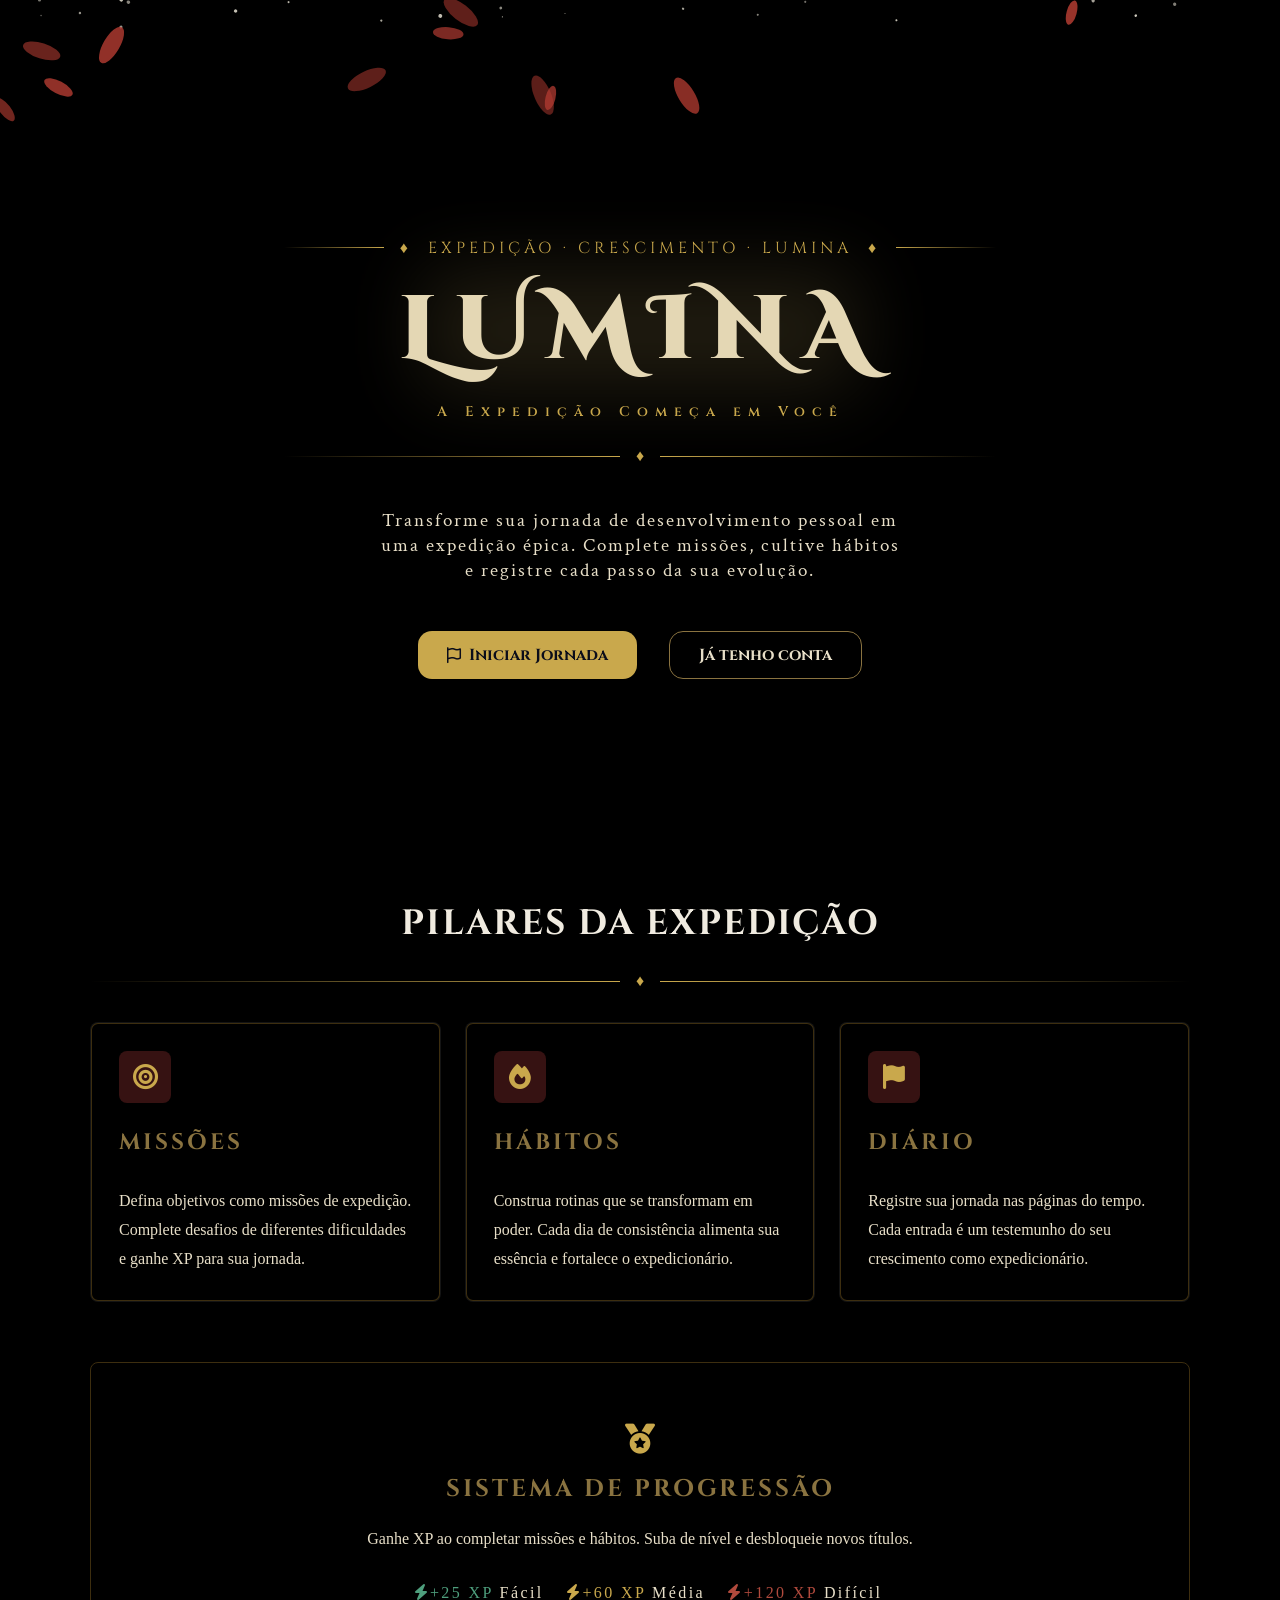
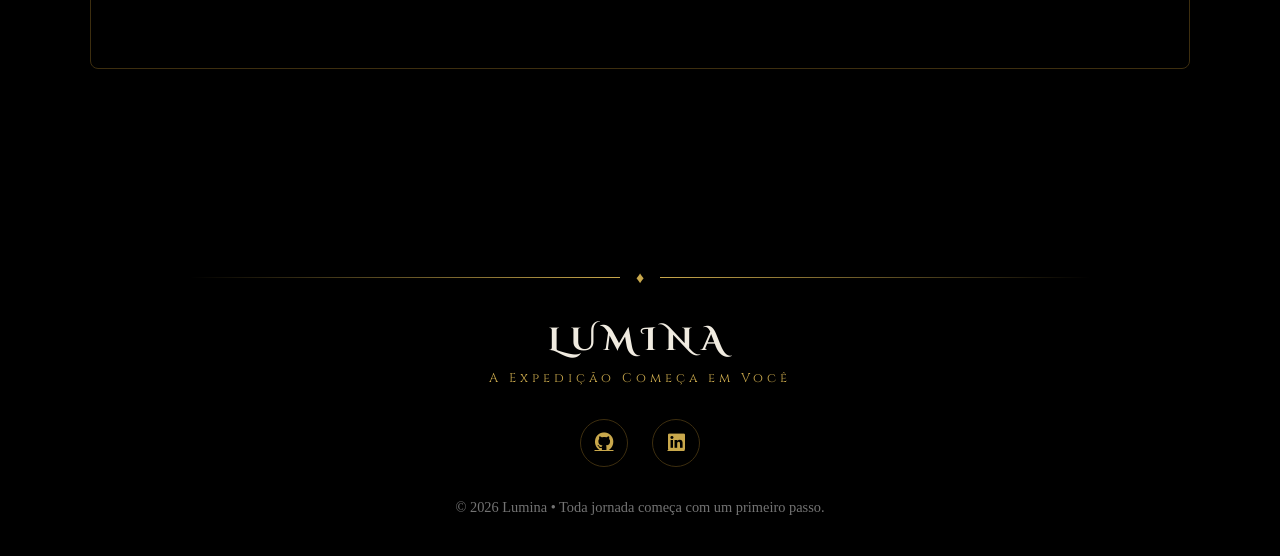
<file: index.html>
<!doctype html>
<html lang="pt-BR">
  <head>
    <meta charset="UTF-8" />
    <meta name="viewport" content="width=device-width, initial-scale=1.0" />
    <title>Lumina</title>
    <link
      rel="stylesheet"
      href="https://cdnjs.cloudflare.com/ajax/libs/font-awesome/6.7.2/css/all.min.css"
    />
    <link rel="icon" type="image/svg+xml" href="assets/icon/favicon (2).svg" />
    <link rel="stylesheet" href="css/global.css" />
    <link rel="stylesheet" href="css/landing.css" />
    <link rel="stylesheet" href="css/footer.css" />
  </head>
  <body>
    <!-- ==== PETALAS E POEIRA DE FUNDO ==== -->
    <canvas id="particleCanvas"></canvas>

    <!-- ==== COMEÇO DA LAND PAGE ==== -->
    <main>
      <!-- ==== TÍTULO E HERO ==== -->
      <section class="landing">
        <div class="landing__hero">
          <header class="landing__eyebrow">
            <div class="eyebrow-line"></div>
            <span>♦</span>
            <span>EXPEDIÇÃO · CRESCIMENTO · LUMINA</span>
            <span>♦</span>
            <div class="eyebrow-line"></div>
          </header>
          <h1 class="landing__title">LUMINA</h1>
          <p class="landing__subtitle">A Expedição Começa em Você</p>
          <div class="landing__divider">
            <div class="divider-line"></div>
            <span class="landing__diamond">♦</span>
            <div class="divider-line"></div>
          </div>
          <p class="landing__description">
            Transforme sua jornada de desenvolvimento pessoal em uma expedição
            épica. Complete missões, cultive hábitos e registre cada passo da
            sua evolução.
          </p>
        </div>
        <!-- ==== BOTÕES DE AÇÃO ==== -->
        <div class="landing__cta">
          <a href="pages/register.html" class="btn btn--primary"
            ><i class="fa-regular fa-flag"></i> Iniciar Jornada</a
          >
          <a href="pages/login.html" class="btn btn--ghost">Já tenho conta</a>
        </div>
      </section>

      <!-- ==== SEÇÃO SOBRE ==== -->
      <section class="about">
        <div class="about-container">
          <!-- ==== TITULO ==== -->
          <div class="about-title">
            <h1>Pilares da Expedição</h1>
          </div>

          <!-- ==== LINHA ===== -->
          <div class="landing__divider">
            <div class="divider-line"></div>
            <span class="landing__diamond">♦</span>
            <div class="divider-line"></div>
          </div>

          <!-- ==== CARDS ==== -->
          <div class="about-cards">
            <div class="card card-1">
              <div class="card-icon">
                <i
                  class="fa-solid fa-bullseye"
                  style="color: rgb(201, 168, 76)"
                ></i>
              </div>
              <h2>MISSÕES</h2>
              <p>
                Defina objetivos como missões de expedição. Complete desafios de
                diferentes dificuldades e ganhe XP para sua jornada.
              </p>
            </div>

            <div class="card card-2">
              <div class="card-icon">
                <i
                  class="fa-solid fa-fire"
                  style="color: rgb(201, 168, 76)"
                ></i>
              </div>
              <h2>HÁBITOS</h2>
              <p>
                Construa rotinas que se transformam em poder. Cada dia de
                consistência alimenta sua essência e fortalece o expedicionário.
              </p>
            </div>

            <div class="card card-3">
              <div class="card-icon">
                <i
                  class="fa-solid fa-flag"
                  style="color: rgb(201, 168, 76)"
                ></i>
              </div>
              <h2>DIÁRIO</h2>
              <p>
                Registre sua jornada nas páginas do tempo. Cada entrada é um
                testemunho do seu crescimento como expedicionário.
              </p>
            </div>
          </div>

          <!-- ==== PROGRESSÃO ==== -->
          <!-- ==== PROGRESSÃO ==== -->
          <div class="about-description">
            <div class="description-icon">
              <i class="fa-solid fa-medal" style="color: rgb(201, 168, 76)"></i>
            </div>

            <h2>SISTEMA DE PROGRESSÃO</h2>

            <p>
              Ganhe XP ao completar missões e hábitos. Suba de nível e
              desbloqueie novos títulos.
            </p>

            <p class="xp">
              <span class="facil"><i class="fa-solid fa-bolt"></i>+25 XP</span>
              Fácil
              <span class="medio"><i class="fa-solid fa-bolt"></i>+60 XP</span>
              Média
              <span class="dificil"
                ><i class="fa-solid fa-bolt"></i>+120 XP</span
              >
              Difícil
            </p>
          </div>
        </div>
      </section>
    </main>

    <footer class="footer">
      <div class="footer-divider">
        <div class="divider-line"></div>
        <span class="landing__diamond">♦</span>
        <div class="divider-line"></div>
      </div>

      <div class="footer-logo">
        <h2>LUMINA</h2>
        <p>A Expedição Começa em Você</p>
      </div>

      <div class="footer-social">
        <a href="https://github.com/DevDavidFernandes" target="_blank"
          ><i class="fa-brands fa-github"></i
        ></a>
        <a href="www.linkedin.com/in/davidfernandesramos" target="_blank"
          ><i class="fa-brands fa-linkedin"></i
        ></a>
      </div>

      <p class="footer-copyright">
        © 2026 Lumina • Toda jornada começa com um primeiro passo.
      </p>
    </footer>
    <script src="js/particles.js"></script>
  </body>
</html>
</file>
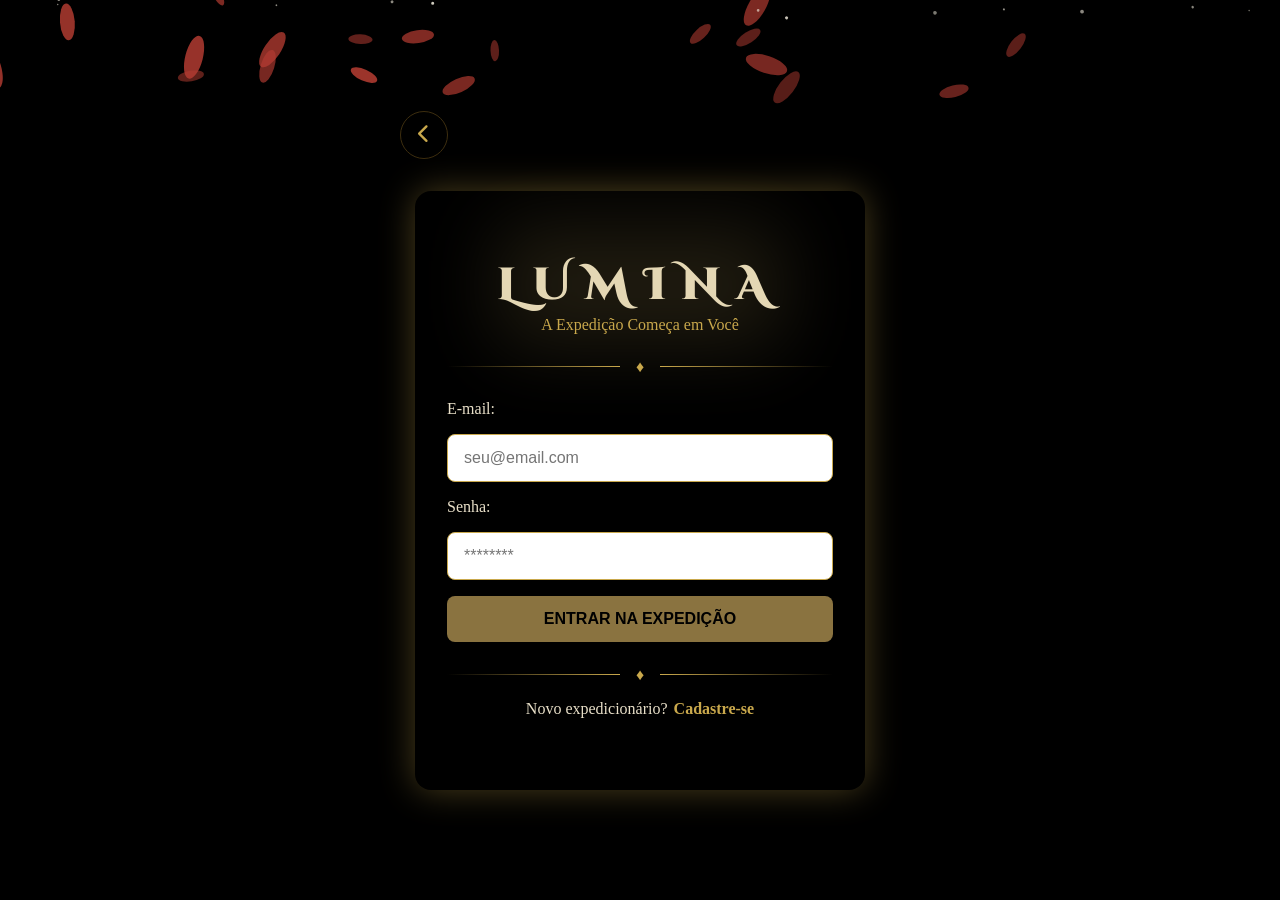
<file: pages/login.html>
<!doctype html>
<html lang="pt-BR">
  <head>
    <meta charset="UTF-8" />
    <meta name="viewport" content="width=device-width, initial-scale=1.0" />
    <title>Lumina</title>
    <link
      rel="stylesheet"
      href="https://cdnjs.cloudflare.com/ajax/libs/font-awesome/6.7.2/css/all.min.css"
    />
    <link
      rel="icon"
      type="image/svg+xml"
      href="../assets/icon/favicon (2).svg"
    />
    <link rel="stylesheet" href="../css/global.css" />
    <link rel="stylesheet" href="../css/login.css" />
  </head>
  <body>
    <!-- ================= -->
    <!-- ==== Petalas ==== -->

    <canvas id="particleCanvas"></canvas>

    <main>
      <section class="login">
        <!-- ==== BOTÃO VOLTAR ==== -->
        <div class="login-wrapper">
          <a href="../index.html" class="btn-back"
            ><i class="fa-solid fa-chevron-left"></i
          ></a>
          <div class="login-card">
            <!-- ==== CARD VOLTAR ==== -->
            <h1>LUMINA</h1>
            <p>A Expedição Começa em Você</p>
            <div class="divider">
              <div class="divider-line"></div>
              <span class="divider-diamond">♦</span>
              <div class="divider-line"></div>
            </div>
            <!-- ==== FORMULÁRIO ==== -->
            <form action="">
              <label for="email">E-mail:</label>
              <input type="email" id="email" placeholder="seu@email.com" />
              <label for="password">Senha:</label>
              <input type="password" id="password" placeholder="********" />
              <button>ENTRAR NA EXPEDIÇÃO</button>
            </form>
            <div class="divider">
              <div class="divider-line"></div>
              <span class="divider-diamond">♦</span>
              <div class="divider-line"></div>
            </div>
            <!-- ==== CADASTRO ==== -->
            <p>Novo expedicionário?<a href="register.html">Cadastre-se</a></p>
          </div>
        </div>
      </section>
    </main>

    <script src="../js/particles.js"></script>
  </body>
</html>
</file>
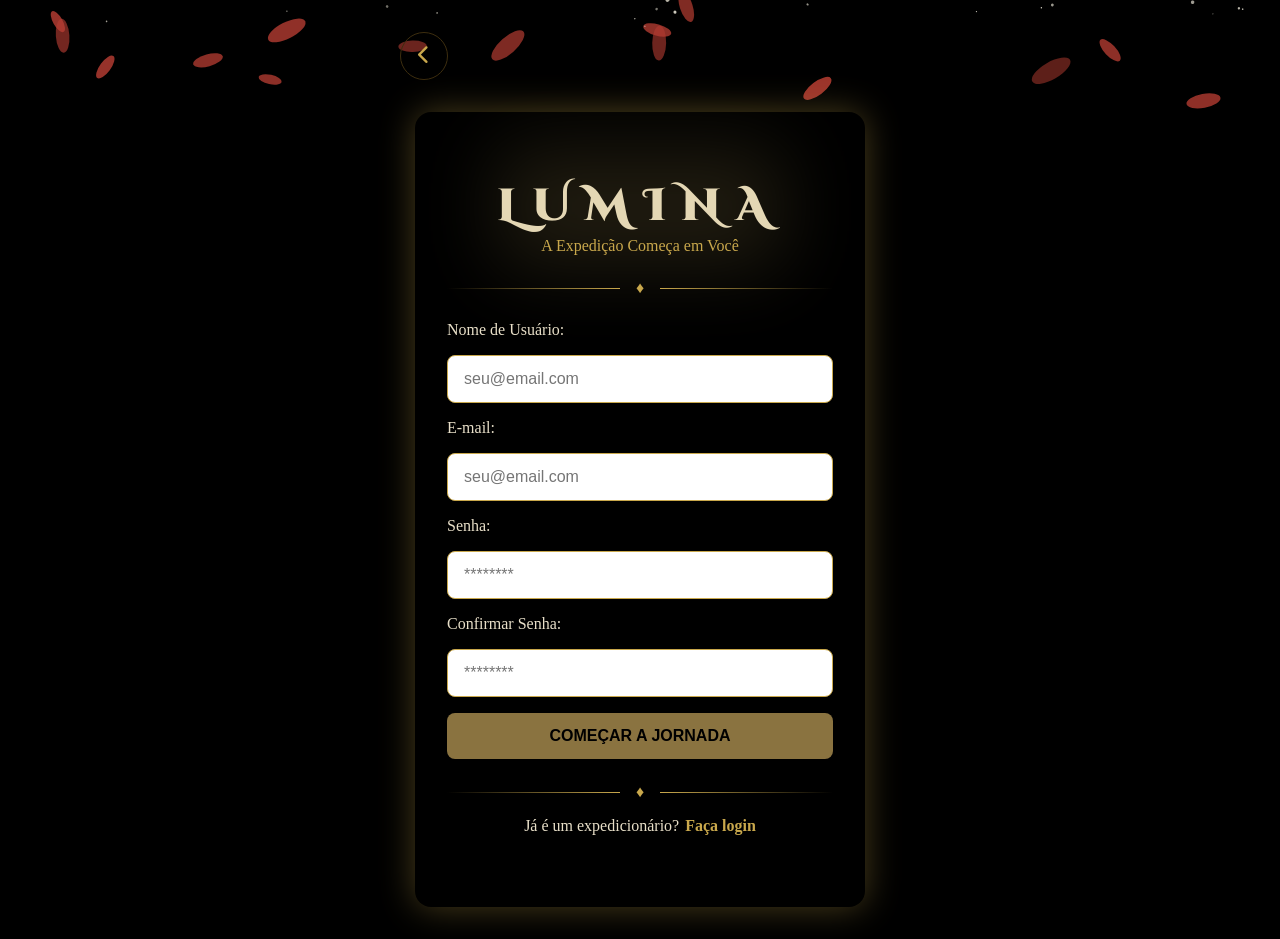
<file: pages/register.html>
<!doctype html>
<html lang="pt-BR">
  <head>
    <meta charset="UTF-8" />
    <meta name="viewport" content="width=device-width, initial-scale=1.0" />
    <title>Lumina</title>
    <link
      rel="stylesheet"
      href="https://cdnjs.cloudflare.com/ajax/libs/font-awesome/6.7.2/css/all.min.css"
    />
    <link
      rel="icon"
      type="image/svg+xml"
      href="../assets/icon/favicon (2).svg"
    />
    <link rel="stylesheet" href="../css/global.css" />
    <link rel="stylesheet" href="../css/register.css" />
  </head>
  <body>
    <!-- ================= -->
    <!-- ==== Petalas ==== -->

    <canvas id="particleCanvas"></canvas>

    <main>
      <section class="register">
        <!-- ==== BOTÃO VOLTAR ==== -->
        <div class="register-wrapper">
          <a href="../index.html" class="btn-back"
            ><i class="fa-solid fa-chevron-left"></i
          ></a>
          <div class="register-card">
            <!-- ==== CARD VOLTAR ==== -->
            <h1>LUMINA</h1>
            <p>A Expedição Começa em Você</p>
            <div class="divider">
              <div class="divider-line"></div>
              <span class="divider-diamond">♦</span>
              <div class="divider-line"></div>
            </div>
            <!-- ==== FORMULÁRIO ==== -->
            <form action="">
              <label for="nome">Nome de Usuário:</label>
              <input type="name" id="name" placeholder="seu@email.com" />
              <label for="email">E-mail:</label>
              <input type="email" id="email" placeholder="seu@email.com" />
              <label for="password">Senha:</label>
              <input type="password" id="password" placeholder="********" />
              <label for="password">Confirmar Senha:</label>
              <input type="password" id="password" placeholder="********" />
              <button>COMEÇAR A JORNADA</button>
            </form>
            <div class="divider">
              <div class="divider-line"></div>
              <span class="divider-diamond">♦</span>
              <div class="divider-line"></div>
            </div>
            <!-- ==== CADASTRO ==== -->
            <p>Já é um expedicionário?<a href="register.html">Faça login</a></p>
          </div>
        </div>
      </section>
    </main>

    <script src="../js/particles.js"></script>
  </body>
</html>
</file>
<file: css/global.css>
@import url("https://fonts.googleapis.com/css2?family=JetBrains+Mono:ital,wght@0,100..800;1,100..800&display=swap");
@import url("https://fonts.googleapis.com/css2?family=Crimson+Text:ital,wght@0,400;0,600;0,700;1,400;1,600;1,700&family=JetBrains+Mono:ital,wght@0,100..800;1,100..800&display=swap");
@import url("https://fonts.googleapis.com/css2?family=Cinzel:wght@400..900&family=Crimson+Text:ital,wght@0,400;0,600;0,700;1,400;1,600;1,700&family=JetBrains+Mono:ital,wght@0,100..800;1,100..800&display=swap");
@import url("https://fonts.googleapis.com/css2?family=Cinzel+Decorative:wght@400;700;900&family=Cinzel:wght@400..900&family=Crimson+Text:ital,wght@0,400;0,600;0,700;1,400;1,600;1,700&family=JetBrains+Mono:ital,wght@0,100..800;1,100..800&display=swap");

* {
  margin: 0;
  padding: 0;
  box-sizing: border-box;
}

body {
  font-family: var(--font-main);
  background: black;
  color: var(--text-main);
  min-height: 100vh;
  caret-color: transparent;
}

h1,
h2,
h3 {
  font-family: "Cinzel", serif;
  color: var(--white-ink);
  letter-spacing: 3px;
}

:root {
  /* ===== FUNDO ===== */
  --bg-void: #05060f;
  --bg-deep: #0b0d1a;
  --bg-surface: #12142a; /* cards, painéis */
  --bg-elevated: #1c1a2e; /* modais, dropdowns */

  /* ===== OURO (clair-obscur) ===== */
  --gold-primary: #c9a84c; /* ações principais */
  --gold-soft: #d4b86a; /* hover, destaque suave */
  --gold-dark: #3d2e0f; /* fundo de botão escuro */
  --gold-muted: #8a7340; /* divisores, ícones */
  /* ===== TEXTO ===== */
  --white-ink: #f0ebe0; /* título principal */
  --text-main: #e8dfc8; /* texto corrido */
  --text-muted: #7a7570; /* legendas, hints */
  --text-dark: #4a4640; /* placeholder */

  /* ===== AZUL (accents) ===== */
  --blue-pictos: #7b9fc7; /* focus, info */
  --blue-glow: rgba(123, 159, 199, 0.25);

  /* ===== GLOWS ===== */
  --glow-gold: 0 0 20px rgba(201, 168, 76, 0.3);
  --glow-blue: 0 0 18px rgba(123, 159, 199, 0.25);
  --red-glow: rgba(180, 60, 60, 0.3);
}
</file>
<file: css/landing.css>
/* ====================== */
/* ==== HERO SECTION ==== */

.landing {
  min-height: 100vh;
  display: flex;
  flex-direction: column;
  justify-content: center;
  align-items: center;
}

/* ==== PRIMEIRA LINHA ==== */

.landing__eyebrow {
  display: flex;
  align-items: center;
  justify-content: center;
  gap: 1rem;
  color: var(--gold-primary);
  font-family: "Cinzel";
  letter-spacing: 4px;
}

.eyebrow-line {
  width: 100px;
  height: 1px;
  background: linear-gradient(to right, transparent, rgba(201, 168, 76, 1));
}

.eyebrow-line:last-child {
  background: linear-gradient(to left, transparent, rgba(201, 168, 76, 1));
}

.landing__hero {
  display: flex;
  flex-direction: column;
  align-items: center;
  gap: 0.7rem;
  margin: 1rem;
}

/* ==== TITULO ==== */

.landing__title {
  position: relative;
  width: auto;
  max-width: 90vw;
  font-family: "Cinzel Decorative";
  color: #e4d7b4;
  font-weight: 900;
  letter-spacing: 15px;
  font-size: clamp(48px, 10vw, 90px);
  display: flex;
  justify-content: center;
  background: none;
}

.landing__title::before {
  content: "";
  position: absolute;
  left: 50%;
  top: 50%;
  width: 90%;
  height: 120px;
  transform: translate(-50%, -50%);
  background: #d4b86a;
  filter: blur(40px);
  opacity: 0.15;
  z-index: -1;
}

/* ==== SUBTITULO ==== */

.landing__subtitle {
  font-family: "Cinzel";
  color: var(--gold-primary);
  font-weight: 600;
  font-size: 14px;
  letter-spacing: 7px;
  padding-bottom: 15px;
}

/* ==== LINHA COM DIAMANTE ==== */

.landing__diamond {
  color: var(--gold-primary);
}

.landing__divider {
  display: flex;
  align-items: center;
  gap: 1rem;
  width: 100%;
}

.about .landing__divider {
  margin-bottom: 2rem;
}

.divider-line {
  flex: 1;
  height: 1px;

  background: linear-gradient(
    to right,
    transparent,
    rgba(201, 168, 76, 0.5),
    rgba(201, 168, 76, 1)
  );
}

.divider-line:last-child {
  background: linear-gradient(
    to left,
    transparent,
    rgba(201, 168, 76, 0.5),
    rgba(201, 168, 76, 1)
  );
}

/* ==== Descrição ==== */

.landing__description {
  font-family: "Crimson Text";
  font-size: 19px;
  letter-spacing: 2px;
  text-align: center;
  margin-top: 2rem;
  max-width: 520px;
  width: 90%;
}

/* ================= */
/* ==== PETALAS ==== */

#particleCanvas {
  position: fixed;
  top: 0;
  left: 0;
  width: 100%;
  height: 100%;
  z-index: 0;
  pointer-events: none;
}
/* ======================== */
/* ==== BOTÕES DE AÇÃO ==== */

.landing__cta {
  display: flex;
  gap: 2rem;
  margin-top: 2rem;
  flex-wrap: wrap;
  justify-content: center;
  font-family: "Cinzel";
  font-weight: 900;
}

.btn {
  text-decoration: none;
  padding: 0.75rem 1.8rem;
  border-radius: 14px;
  font-weight: 700;
  font-family: inherit;
  cursor: pointer;
  transition: all 0.35s ease;
  display: inline-flex;
  align-items: center;
  border: none;
}

.btn.btn--primary {
  background: var(--gold-primary);
  color: #0b0d1a;
}

.btn.btn--primary i{
  margin-right: 0.5rem;
}

.btn.btn--ghost {
  background: transparent;
  border: 1px solid var(--gold-muted);
  color: var(--text-main);
}

.btn.btn--primary:hover {
  background: var(--gold-soft);
  transform: translateY(-2px);
  box-shadow: var(--glow-gold);
}

.btn.btn--ghost:hover {
  border-color: var(--gold-primary);
  color: var(--gold-primary);
  transform: translateY(-2px);
}

/* ===================== */
/* ==== SEÇÃO SOBRE ==== */

.about {
  padding-bottom: 120px;
}

.about-container {
  max-width: 1100px;
  margin: 0 auto;
}

.about-title {
  text-align: center;
  margin-bottom: 25px;
}

.about-title h1 {
  color: var(--white-ink);
  font-size: 2.2rem;
  font-family: "Cinzel", serif;
  text-transform: uppercase;
  letter-spacing: 2px;
}

.about-cards {
  display: grid;
  grid-template-columns: repeat(3, 1fr);
  gap: 24px;
  margin-bottom: 60px;
}

.card {
  background: black;
  border: 1px solid rgba(255, 255, 255, 0.08);
  border-radius: 8px;
  box-shadow: inset 0 0 0 1px var(--gold-dark);
  padding: 28px;
  min-height: 220px;
  display: flex;
  flex-direction: column;
  transition: 0.3s;
}

.card:hover {
  transition: 0.3s;
  transform: translateY(-5px);
  border-color: var(--gold-primary);
  transform: translateY(-4px);
}

.card-icon {
  width: 52px;
  height: 52px;
  display: flex;
  justify-content: center;
  align-items: center;
  background: var(--red-glow);
  border-radius: 8px;
  margin-bottom: 24px;
}

.card-icon i {
  font-size: 25px;
  color: var(--gold-primary);
}
.card h2 {
  color: var(--gold-muted);
  font-family: "Cinzel", serif;
  font-size: 1.4rem;
  margin-bottom: 20px;
}

.card p {
  margin-top: 10px;
  color: var(--text-main);
  line-height: 1.8;
}

@media (max-width: 900px) {
  .about-cards {
    grid-template-columns: 1fr;
  }

  .about-description {
    padding: 35px 25px;
  }

  .about-title h1 {
    font-size: 1.8rem;
  }
}

.about-description {
  background: black;
  border: 1px solid var(--gold-dark);
  border-radius: 8px;
  padding: 60px 40px;
  display: flex;
  flex-direction: column;
  align-items: center;
  justify-content: center;
  text-align: center;
  transition: 0.3s;
}

.about-description:hover {
  transition: 0.3s;
  transform: translateY(-5px);
  border-color: var(--gold-primary);
  transform: translateY(-4px);
  box-shadow:
    inset 0 0 0 1px rgba(255, 255, 255, 0.03),
    0 0 30px rgba(201, 168, 76, 0.08);
}

.about-description h2 {
  color: var(--gold-muted);
  font-family: "Cinzel", serif;
  margin-bottom: 20px;
}

.about-description p {
  color: var(--text-main);
  line-height: 1.8;
}

.description-icon {
  justify-content: center;
  align-items: center;
  font-size: 30px;
  margin-bottom: 1rem;
}

.xp {
  margin-top: 25px;
  letter-spacing: 0.15rem;
}

.xp .facil {
  color: #4E9F7D;
  margin-left: 1rem;
}

.xp .medio {
  color: #C9A84C;
  margin-left: 1rem;
}

.xp .dificil {
  color: #B14A3D;
  margin-left: 1rem;
}
</file>
<file: css/footer.css>
/* ===================== */
/* ===== FOOTER ======== */

.footer {
  padding: 80px 20px 40px;
  display: flex;
  flex-direction: column;
  align-items: center;
  gap: 2rem;
  text-align: center;
}

.footer-divider {
  display: flex;
  align-items: center;
  gap: 1rem;
  width: min(900px, 90%);
}

.footer-logo h2 {
  font-family: "Cinzel Decorative";
  font-size: 2rem;
  letter-spacing: 8px;
  color: var(--white-ink);
}

.footer-logo p {
  color: var(--gold-primary);
  font-family: "Cinzel";
  letter-spacing: 4px;
  font-size: 0.8rem;
  margin-top: 0.5rem;
}

.footer-links {
  display: flex;
  gap: 2rem;
  flex-wrap: wrap;
}

.footer-links a {
  text-decoration: none;
  color: var(--text-main);
  font-family: "Cinzel";
  transition: 0.3s;
}

.footer-links a:hover {
  color: var(--gold-primary);
}

.footer-social {
  display: flex;
  gap: 1.5rem;
}

.footer-social a {
  width: 48px;
  height: 48px;
  display: flex;
  justify-content: center;
  align-items: center;
  border-radius: 50%;
  border: 1px solid var(--gold-dark);
  color: var(--gold-primary);
  font-size: 1.2rem;
  transition: 0.3s;
}

.footer-social a:hover {
  transform: translateY(-3px);
  border-color: var(--gold-primary);
  box-shadow: 0 0 15px rgba(201, 168, 76, 0.15);
}

.footer-copyright {
  color: rgba(255,255,255,0.45);
  font-size: 0.9rem;
}
</file>
<file: css/login.css>
/* ===== CONTAINER PRINCIPAL ===== */

.login {
  min-height: 100vh;
  display: flex;
  justify-content: center;
  align-items: center;
  position: relative;
  padding: 2rem;
}

/* ===== BOTÃO VOLTAR ===== */

.btn-back {
  text-decoration: none;
  align-self: flex-start;
  width: 48px;
  height: 48px;
  display: flex;
  justify-content: center;
  align-items: center;
  border-radius: 50%;
  border: 1px solid var(--gold-dark);
  color: var(--gold-primary);
  font-size: 1.2rem;
  transition: all 0.3s ease;
  margin-bottom: 2rem;
}

.btn-back:hover {
  transform: translateX(-4px);
  border-color: var(--gold-primary);
}

/* ===== CARD ===== */

.login-wrapper {
  display: flex;
  flex-direction: column;
  width: 100%;
  max-width: 480px;
  align-items: center;
  justify-content: center;
}

.login-card {
  width: 100%;
  max-width: 450px;
  display: flex;
  flex-direction: column;
  align-items: center;
  padding: 3rem 2rem;
  border-radius: 16px;
  text-align: center;
  transition: 0.3s;
  box-shadow: 0 0 35px #c9a84c5e;
}

/* ===== TÍTULO ===== */

.login-card h1 {
  position: relative;
  width: auto;
  max-width: 90vw;
  font-family: "Cinzel Decorative";
  color: #e4d7b4;
  font-weight: 900;
  letter-spacing: 15px;
  font-size: clamp(24px, 5vw, 45px);
  display: flex;
  justify-content: center;
  background: none;
  margin-top: 1rem;
}

.login-card h1::before {
  content: "";
  position: absolute;
  left: 50%;
  top: 50%;
  width: 100%;
  height: 120px;
  transform: translate(-50%, -50%);
  background: #d4b86a;
  filter: blur(40px);
  opacity: 0.15;
  z-index: -1;
}

.login-card > p {
  margin-bottom: 1.5rem;
  color: var(--gold-primary);
}

/* ===== FORM ===== */

.login-card form {
  width: 100%;
  display: flex;
  flex-direction: column;
  gap: 1rem;
  margin: 1.5rem 0;
}

.login-card input {
  width: 100%;
  padding: 14px 16px;
  border: 1px solid var(--gold-primary);
  border-radius: 8px;
  font-size: 1rem;
}

.login-card label {
  font-size: 1rem;
  display: flex;
  align-items: flex-start;
  color: var(--text-main);
}

.login-card button {
  background-color: var(--gold-muted);
  padding: 14px;
  border: none;
  border-radius: 8px;
  cursor: pointer;
  font-size: 1rem;
  font-weight: 600;
  transition: 0.3s;
}

.login-card button:hover {
  background-color: var(--gold-primary);
  transform: translateY(-4px);
}

input,
textarea {
  caret-color: auto;
}

/* ===== CADASTRO ===== */

.login-card p:last-child {
  color: var(--text-main);
  margin-top: 1rem;
}

.login-card p:last-child a {
  display: inline-block;
  color: var(--gold-primary);
  margin-left: 6px;
  text-decoration: none;
  font-weight: 600;
  transition:
    transform 0.3s,
    font-size 0.3s;
}

.login-card p a:hover {
  transform: translateX(5px);
  font-size: 1.3rem;
}

/* ============================= */
/* ==== DIVISORES E PETALAS ==== */

.divider-diamond {
  color: var(--gold-primary);
}

.divider {
  display: flex;
  align-items: center;
  gap: 1rem;
  width: 100%;
}

.divider-line {
  flex: 1;
  height: 1px;

  background: linear-gradient(
    to right,
    transparent,
    rgba(201, 168, 76, 0.5),
    rgba(201, 168, 76, 1)
  );
}

.divider-line:last-child {
  background: linear-gradient(
    to left,
    transparent,
    rgba(201, 168, 76, 0.5),
    rgba(201, 168, 76, 1)
  );
}

#particleCanvas {
  position: fixed;
  top: 0;
  left: 0;
  width: 100%;
  height: 100%;
  z-index: 0;
  pointer-events: none;
}
</file>
<file: css/register.css>
/* ===== CONTAINER PRINCIPAL ===== */

.register {
  min-height: 100vh;
  display: flex;
  justify-content: center;
  align-items: center;
  position: relative;
  padding: 2rem;
}

/* ===== BOTÃO VOLTAR ===== */

.btn-back {
  text-decoration: none;
  align-self: flex-start;
  width: 48px;
  height: 48px;
  display: flex;
  justify-content: center;
  align-items: center;
  border-radius: 50%;
  border: 1px solid var(--gold-dark);
  color: var(--gold-primary);
  font-size: 1.2rem;
  transition: all 0.3s ease;
  margin-bottom: 2rem;
}

.btn-back:hover {
  transform: translateX(-4px);
  border-color: var(--gold-primary);
}

/* ===== CARD ===== */

.register-wrapper {
  display: flex;
  flex-direction: column;
  width: 100%;
  max-width: 480px;
  align-items: center;
  justify-content: center;
}

.register-card {
  width: 100%;
  max-width: 450px;
  display: flex;
  flex-direction: column;
  align-items: center;
  padding: 3rem 2rem;
  border-radius: 16px;
  text-align: center;
  transition: 0.3s;
  box-shadow: 0 0 35px #c9a84c5e;
}

/* ===== TÍTULO ===== */

.register-card h1 {
  position: relative;
  width: auto;
  max-width: 90vw;
  font-family: "Cinzel Decorative";
  color: #e4d7b4;
  font-weight: 900;
  letter-spacing: 15px;
  font-size: clamp(24px, 5vw, 45px);
  display: flex;
  justify-content: center;
  background: none;
  margin-top: 1rem;
}

.register-card h1::before {
  content: "";
  position: absolute;
  left: 50%;
  top: 50%;
  width: 100%;
  height: 120px;
  transform: translate(-50%, -50%);
  background: #d4b86a;
  filter: blur(40px);
  opacity: 0.15;
  z-index: -1;
}

.register-card > p {
  margin-bottom: 1.5rem;
  color: var(--gold-primary);
}

/* ===== FORM ===== */

.register-card form {
  width: 100%;
  display: flex;
  flex-direction: column;
  gap: 1rem;
  margin: 1.5rem 0;
}

.register-card input {
  width: 100%;
  padding: 14px 16px;
  border: 1px solid var(--gold-primary);
  border-radius: 8px;
  font-size: 1rem;
}

.register-card label {
  font-size: 1rem;
  display: flex;
  align-items: flex-start;
  color: var(--text-main);
}

.register-card button {
  background-color: var(--gold-muted);
  padding: 14px;
  border: none;
  border-radius: 8px;
  cursor: pointer;
  font-size: 1rem;
  font-weight: 600;
  transition: 0.3s;
}

.register-card button:hover {
  background-color: var(--gold-primary);
  transform: translateY(-4px);
}

input,
textarea {
  caret-color: auto;
}

/* ===== CADASTRO ===== */

.register-card p:last-child {
  color: var(--text-main);
  margin-top: 1rem;
}

.register-card p:last-child a {
  display: inline-block;
  color: var(--gold-primary);
  margin-left: 6px;
  text-decoration: none;
  font-weight: 600;
  transition:
    transform 0.3s,
    font-size 0.3s;
}

.register-card p a:hover {
  transform: translateX(5px);
  font-size: 1.3rem;
}

/* ============================= */
/* ==== DIVISORES E PETALAS ==== */

.divider-diamond {
  color: var(--gold-primary);
}

.divider {
  display: flex;
  align-items: center;
  gap: 1rem;
  width: 100%;
}

.divider-line {
  flex: 1;
  height: 1px;

  background: linear-gradient(
    to right,
    transparent,
    rgba(201, 168, 76, 0.5),
    rgba(201, 168, 76, 1)
  );
}

.divider-line:last-child {
  background: linear-gradient(
    to left,
    transparent,
    rgba(201, 168, 76, 0.5),
    rgba(201, 168, 76, 1)
  );
}

#particleCanvas {
  position: fixed;
  top: 0;
  left: 0;
  width: 100%;
  height: 100%;
  z-index: 0;
  pointer-events: none;
}
</file>
